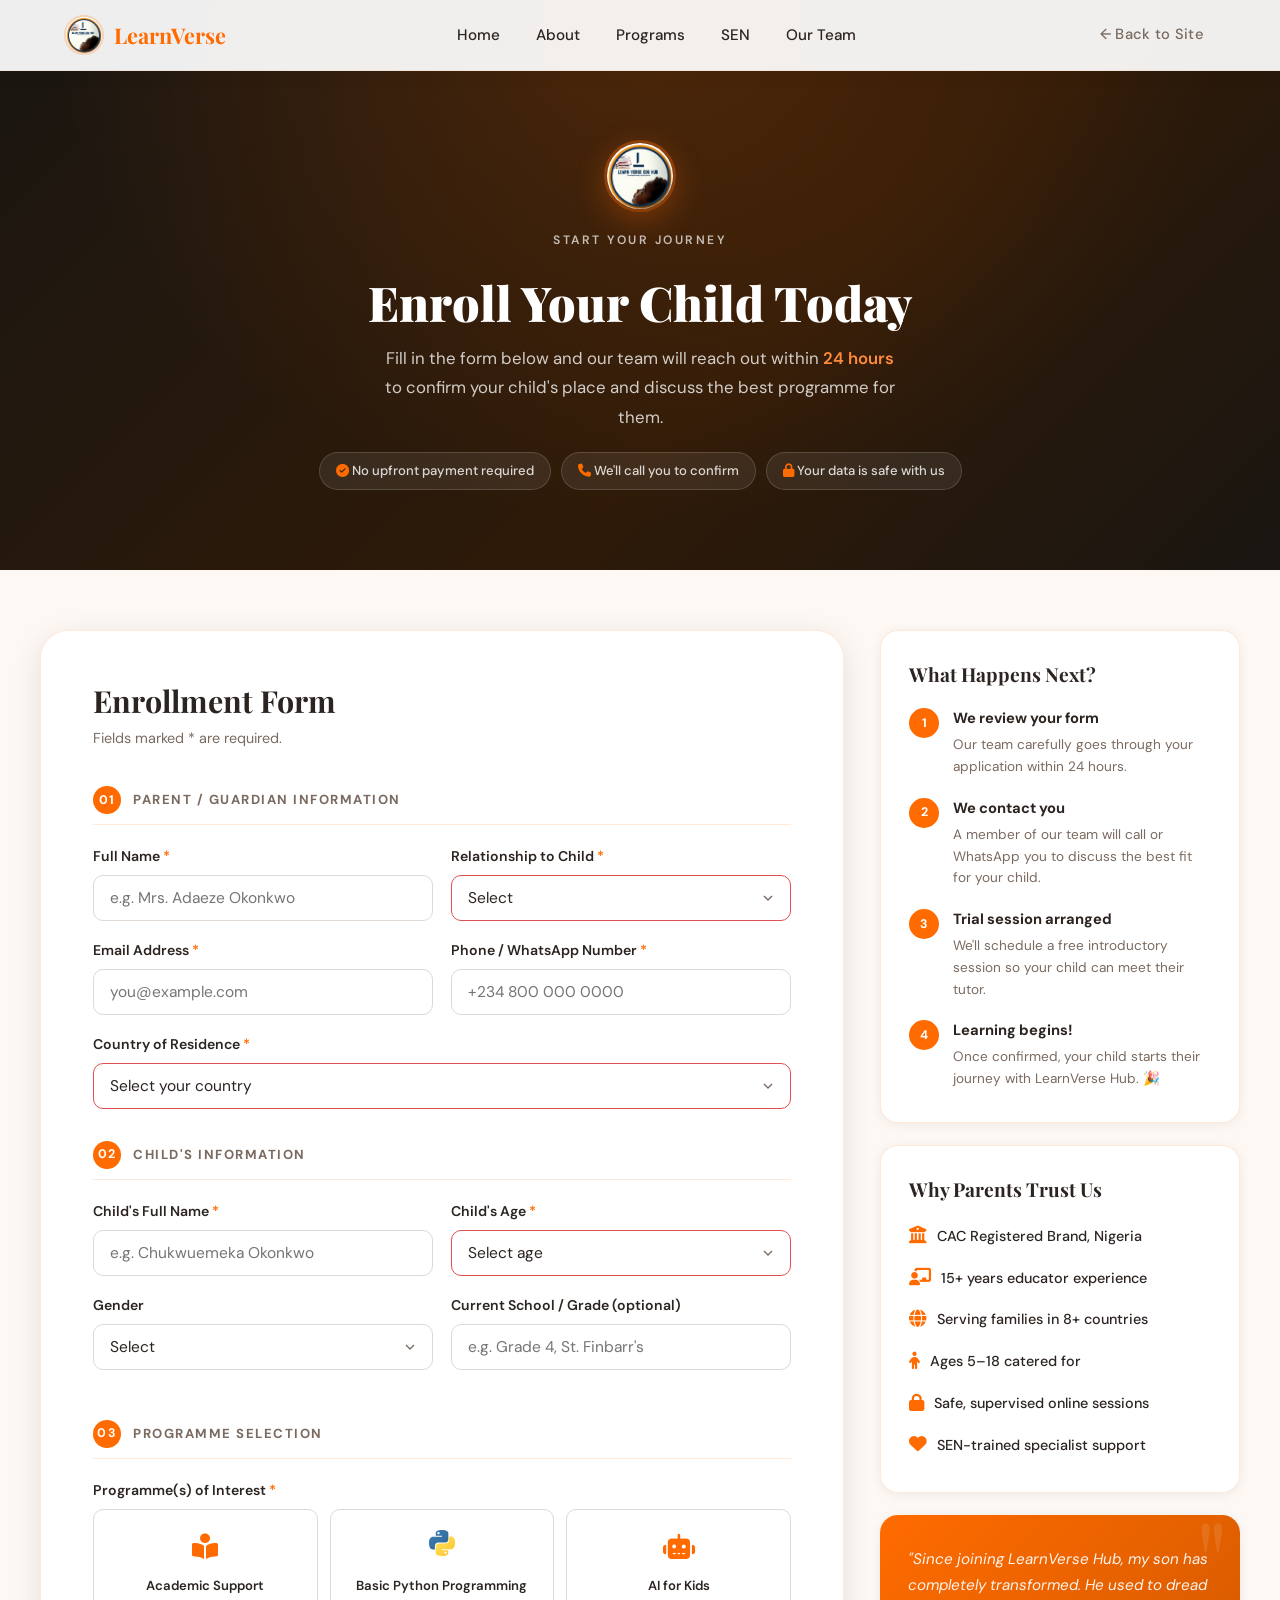
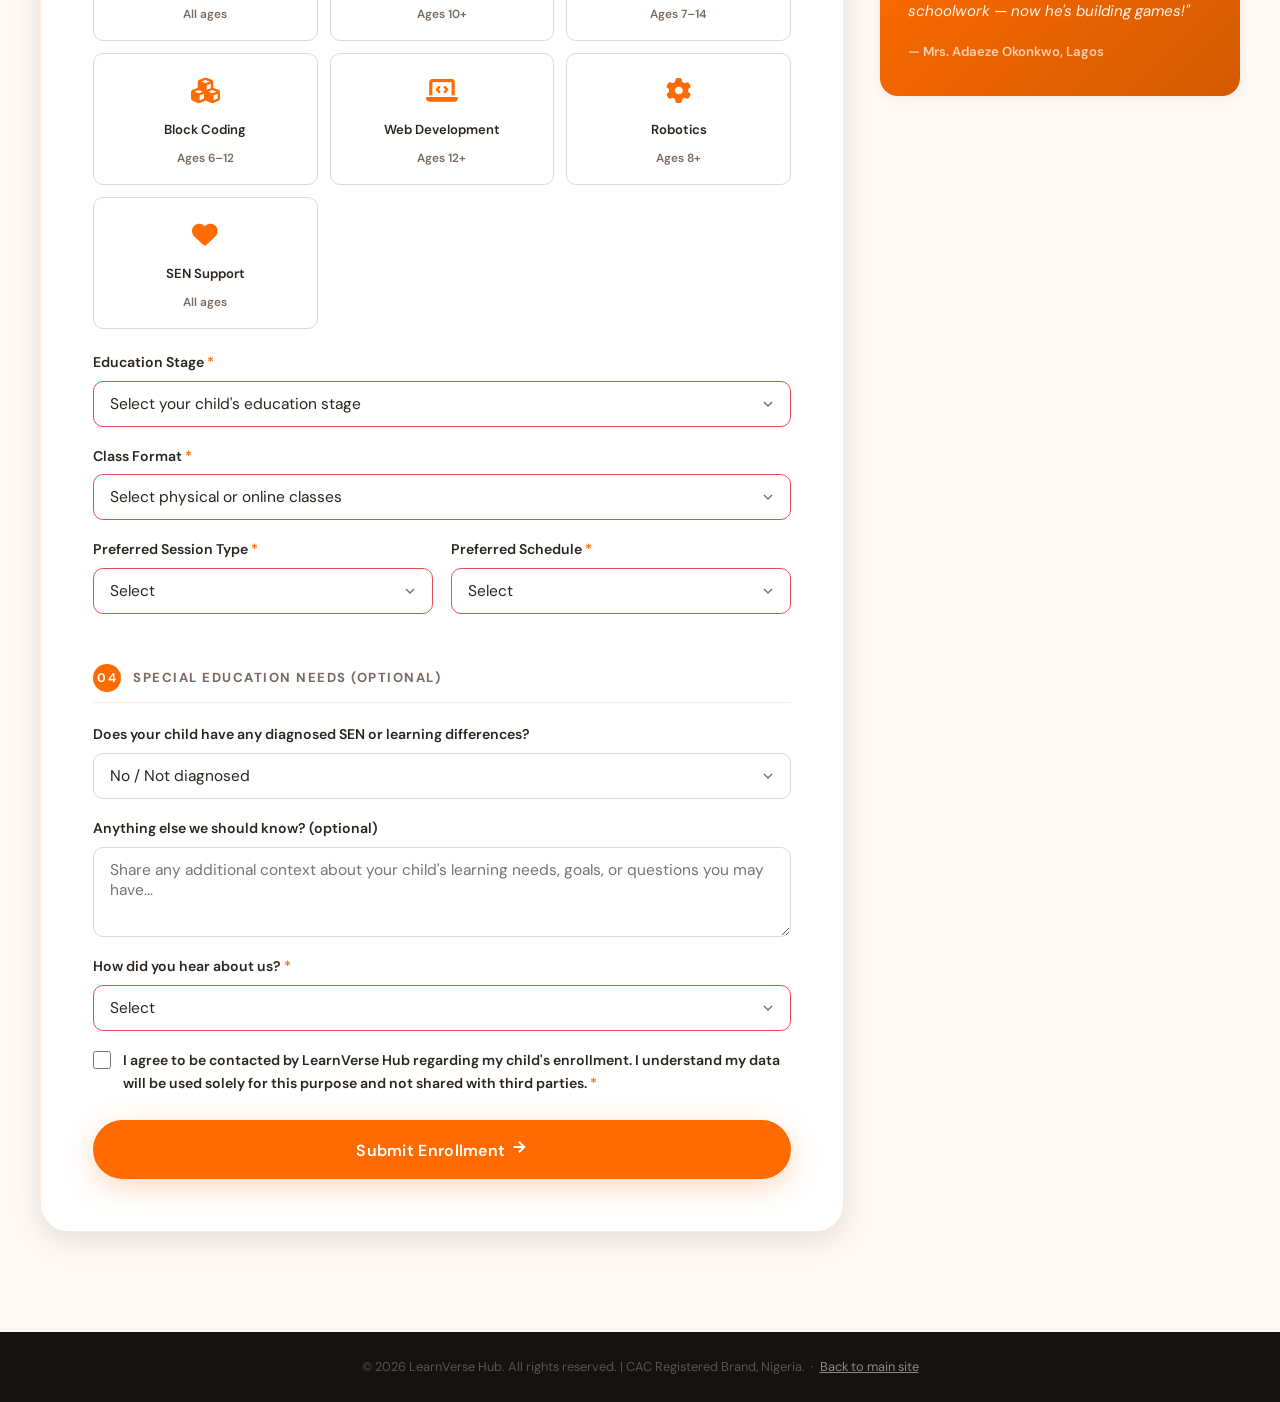
<file: enroll.html>
<!DOCTYPE html>
<html lang="en">
<head>
    <meta charset="UTF-8">
    <meta name="viewport" content="width=device-width, initial-scale=1.0">
    <title>Enroll Your Child — LearnVerse Hub</title>
    <meta name="description" content="Enroll your child in LearnVerse Hub's premium educational and coding programs. Fill in the form and our team will be in touch within 24 hours.">
    <link rel="icon" type="image/jpeg" href="logoImg.jpeg">
    <link rel="apple-touch-icon" href="logoImg.jpeg">
    <link href="https://fonts.googleapis.com/css2?family=Playfair+Display:ital,wght@0,700;0,900;1,700&family=DM+Sans:wght@300;400;500;600&display=swap" rel="stylesheet">
    <link rel="stylesheet" href="styles.css">
    <link rel="stylesheet" href="enroll.css">
    <link rel="stylesheet" href="https://cdnjs.cloudflare.com/ajax/libs/font-awesome/6.4.0/css/all.min.css">
</head>
<body class="enroll-page">

    <!-- Navbar -->
    <header class="navbar" id="navbar">
        <div class="nav-container">
            <a href="index.html" class="nav-logo">
                <img src="logoImg.jpeg" alt="LearnVerse Hub Logo">
                <span>LearnVerse</span>
            </a>
            <nav>
                <ul class="nav-links">
                    <li><a href="index.html#home">Home</a></li>
                    <li><a href="index.html#about-hub">About</a></li>
                    <li><a href="index.html#programs">Programs</a></li>
                    <li><a href="index.html#sen">SEN</a></li>
                    <li><a href="index.html#instructors">Our Team</a></li>
                </ul>
            </nav>
            <div class="nav-cta">
                <a href="index.html" class="btn btn-ghost-nav">← Back to Site</a>
            </div>
            <button class="hamburger" id="hamburger" aria-label="Open menu">
                <span></span><span></span><span></span>
            </button>
        </div>
        <div class="mobile-menu" id="mobileMenu">
            <ul>
                <li><a href="index.html#home" class="mob-link">Home</a></li>
                <li><a href="index.html#about-hub" class="mob-link">About</a></li>
                <li><a href="index.html#programs" class="mob-link">Programs</a></li>
                <li><a href="index.html#sen" class="mob-link">SEN</a></li>
                <li><a href="index.html#instructors" class="mob-link">Our Team</a></li>
                <li><a href="mailto:info@learnverse.com" class="mob-link" style="display:block; padding: 13px 24px;">Contact Us</a></li>
                <li><a href="index.html" class="mob-link mob-cta">← Back to Site</a></li>
            </ul>
        </div>
    </header>

    <!-- Page Hero -->
    <section class="enroll-hero">
        <div class="enroll-hero-bg"></div>
        <div class="enroll-hero-content">
            <img src="logoImg.jpeg" alt="LearnVerse Logo" class="enroll-hero-logo" loading="lazy">
            <span class="section-eyebrow" style="color:rgba(255,255,255,0.7)">Start Your Journey</span>
            <h1>Enroll Your Child Today</h1>
            <p>Fill in the form below and our team will reach out within <strong>24 hours</strong> to confirm your child's place and discuss the best programme for them.</p>
            <div class="enroll-hero-chips">
                <span><i class="fa-solid fa-circle-check" style="color: var(--primary);"></i> No upfront payment required</span>
                <span><i class="fa-solid fa-phone" style="color: var(--primary);"></i> We'll call you to confirm</span>
                <span><i class="fa-solid fa-lock" style="color: var(--primary);"></i> Your data is safe with us</span>
            </div>
        </div>
    </section>

    <!-- Enrollment Form -->
    <section class="enroll-form-section">
        <div class="enroll-layout">

            <!-- Left: Form -->
            <div class="enroll-form-wrap">
                <div class="enroll-form-card">
                    <h2>Enrollment Form</h2>
                    <p class="form-subhead">Fields marked <span class="req">*</span> are required.</p>

                    <form id="enrollForm" class="lv-form" novalidate>
                        <!-- Web3Forms key — replace with yours from web3forms.com -->
                        <input type="hidden" name="access_key" value="3c5d578e-ef88-436f-a607-98d0de54f32d">
                        <input type="hidden" name="subject" value="New Child Enrollment — Learn Verse Edu Hub">
                        <input type="hidden" name="from_name" value="Learn Verse Edu Hub Enrollment">
                        <input type="checkbox" name="botcheck" style="display:none;">

                        <!-- SECTION 1: Parent Info -->
                        <div class="form-section-label">
                            <span>01</span> Parent / Guardian Information
                        </div>

                        <div class="form-row">
                            <div class="form-group">
                                <label for="parent-name">Full Name <span class="req">*</span></label>
                                <input type="text" id="parent-name" name="parent_name" placeholder="e.g. Mrs. Adaeze Okonkwo" required>
                            </div>
                            <div class="form-group">
                                <label for="relationship">Relationship to Child <span class="req">*</span></label>
                                <select id="relationship" name="relationship" required>
                                    <option value="" disabled selected>Select</option>
                                    <option>Mother</option>
                                    <option>Father</option>
                                    <option>Guardian</option>
                                    <option>Other</option>
                                </select>
                            </div>
                        </div>

                        <div class="form-row">
                            <div class="form-group">
                                <label for="parent-email">Email Address <span class="req">*</span></label>
                                <input type="email" id="parent-email" name="parent_email" placeholder="you@example.com" required>
                            </div>
                            <div class="form-group">
                                <label for="parent-phone">Phone / WhatsApp Number <span class="req">*</span></label>
                                <input type="tel" id="parent-phone" name="parent_phone" placeholder="+234 800 000 0000" required>
                            </div>
                        </div>

                        <div class="form-group">
                            <label for="country">Country of Residence <span class="req">*</span></label>
                            <select id="country" name="country" required>
                                <option value="" disabled selected>Select your country</option>
                                <option>Nigeria</option>
                                <option>United Kingdom</option>
                                <option>United States</option>
                                <option>Canada</option>
                                <option>Australia</option>
                                <option>Germany</option>
                                <option>South Africa</option>
                                <option>Ghana</option>
                                <option>Other</option>
                            </select>
                        </div>

                        <!-- SECTION 2: Child Info -->
                        <div class="form-section-label">
                            <span>02</span> Child's Information
                        </div>

                        <div class="form-row">
                            <div class="form-group">
                                <label for="child-name">Child's Full Name <span class="req">*</span></label>
                                <input type="text" id="child-name" name="child_name" placeholder="e.g. Chukwuemeka Okonkwo" required>
                            </div>
                            <div class="form-group">
                                <label for="child-age">Child's Age <span class="req">*</span></label>
                                <select id="child-age" name="child_age" required>
                                    <option value="" disabled selected>Select age</option>
                                    <option>5</option><option>6</option><option>7</option>
                                    <option>8</option><option>9</option><option>10</option>
                                    <option>11</option><option>12</option><option>13</option>
                                    <option>14</option><option>15</option><option>16</option>
                                    <option>17</option><option>18+</option>
                                </select>
                            </div>
                        </div>

                        <div class="form-row">
                            <div class="form-group">
                                <label for="child-gender">Gender</label>
                                <select id="child-gender" name="child_gender">
                                    <option value="" disabled selected>Select</option>
                                    <option>Male</option>
                                    <option>Female</option>
                                    <option>Prefer not to say</option>
                                </select>
                            </div>
                            <div class="form-group">
                                <label for="child-school">Current School / Grade (optional)</label>
                                <input type="text" id="child-school" name="child_school" placeholder="e.g. Grade 4, St. Finbarr's">
                            </div>
                        </div>

                        <!-- SECTION 3: Programme -->
                        <div class="form-section-label">
                            <span>03</span> Programme Selection
                        </div>

                        <div class="form-group">
                            <label>Programme(s) of Interest <span class="req">*</span></label>
                            <div class="checkbox-grid">
                                <label class="checkbox-card">
                                    <input type="checkbox" name="program" value="General Academic Support">
                                    <div class="checkbox-card-inner">
                                        <span class="cb-icon"><i class="fa-solid fa-book-open-reader" style="color: var(--primary);"></i></span>
                                        <span class="cb-title">Academic Support</span>
                                        <span class="cb-age">All ages</span>
                                    </div>
                                </label>
                                <label class="checkbox-card">
                                    <input type="checkbox" name="program" value="Basic Python Programming">
                                    <div class="checkbox-card-inner">
                                        <span class="cb-icon"><img src="python-logo.svg" alt="Python Logo" style="width: 1em; height: 1em; display: inline-block;"></span>
                                        <span class="cb-title">Basic Python Programming</span>
                                        <span class="cb-age">Ages 10+</span>
                                    </div>
                                </label>
                                <label class="checkbox-card">
                                    <input type="checkbox" name="program" value="AI for Kids">
                                    <div class="checkbox-card-inner">
                                        <span class="cb-icon"><i class="fa-solid fa-robot" style="color: var(--primary);"></i></span>
                                        <span class="cb-title">AI for Kids</span>
                                        <span class="cb-age">Ages 7–14</span>
                                    </div>
                                </label>
                                <label class="checkbox-card">
                                    <input type="checkbox" name="program" value="Block Coding (Scratch, Kodular, MIT App)">
                                    <div class="checkbox-card-inner">
                                        <span class="cb-icon"><i class="fa-solid fa-cubes" style="color: var(--primary);"></i></span>
                                        <span class="cb-title">Block Coding</span>
                                        <span class="cb-age">Ages 6–12</span>
                                    </div>
                                </label>
                                <label class="checkbox-card">
                                    <input type="checkbox" name="program" value="Web Development">
                                    <div class="checkbox-card-inner">
                                        <span class="cb-icon"><i class="fa-solid fa-laptop-code" style="color: var(--primary);"></i></span>
                                        <span class="cb-title">Web Development</span>
                                        <span class="cb-age">Ages 12+</span>
                                    </div>
                                </label>
                                <label class="checkbox-card">
                                    <input type="checkbox" name="program" value="Robotics">
                                    <div class="checkbox-card-inner">
                                        <span class="cb-icon"><i class="fa-solid fa-gear" style="color: var(--primary);"></i></span>
                                        <span class="cb-title">Robotics</span>
                                        <span class="cb-age">Ages 8+</span>
                                    </div>
                                </label>
                                <label class="checkbox-card">
                                    <input type="checkbox" name="program" value="Special Education Needs (SEN)">
                                    <div class="checkbox-card-inner">
                                        <span class="cb-icon"><i class="fa-solid fa-heart" style="color: var(--primary);"></i></span>
                                        <span class="cb-title">SEN Support</span>
                                        <span class="cb-age">All ages</span>
                                    </div>
                                </label>
                            </div>
                        </div>

                        <div class="form-group">
                            <label for="edu-stage">Education Stage <span class="req">*</span></label>
                            <select id="edu-stage" name="education_stage" required>
                                <option value="" disabled selected>Select your child's education stage</option>
                                <option>EYFS (Early Years Foundation Stage — Ages 3–5)</option>
                                <option>Primary (Ages 5–11)</option>
                                <option>Secondary (Ages 11–18)</option>
                                <option>Adult Education (18+)</option>
                            </select>
                        </div>

                        <div class="form-group">
                            <label for="class-format">Class Format <span class="req">*</span></label>
                            <select id="class-format" name="class_format" required>
                                <option value="" disabled selected>Select physical or online classes</option>
                                <option>Online Classes</option>
                                <option>Physical Classes</option>
                            </select>
                        </div>

                        <div class="form-row">
                            <div class="form-group">
                                <label for="session-pref">Preferred Session Type <span class="req">*</span></label>
                                <select id="session-pref" name="session_type" required>
                                    <option value="" disabled selected>Select</option>
                                    <option>One-on-One (Private)</option>
                                    <option>Small Group (2–5 students)</option>
                                    <option>Either is fine</option>
                                </select>
                            </div>
                            <div class="form-group">
                                <label for="availability">Preferred Schedule <span class="req">*</span></label>
                                <select id="availability" name="availability" required>
                                    <option value="" disabled selected>Select</option>
                                    <option>Weekday Mornings</option>
                                    <option>Weekday Afternoons</option>
                                    <option>Weekday Evenings</option>
                                    <option>Weekends Only</option>
                                    <option>Flexible / Any time</option>
                                </select>
                            </div>
                        </div>

                        <!-- SECTION 4: SEN -->
                        <div class="form-section-label">
                            <span>04</span> Special Education Needs (Optional)
                        </div>

                        <div class="form-group">
                            <label for="sen-needs">Does your child have any diagnosed SEN or learning differences?</label>
                            <select id="sen-needs" name="sen_status">
                                <option value="" selected>No / Not diagnosed</option>
                                <option>Yes — Autism Spectrum (ASD)</option>
                                <option>Yes — ADHD</option>
                                <option>Yes — Dyslexia</option>
                                <option>Yes — Speech / Language Delay</option>
                                <option>Yes — Developmental Delay</option>
                                <option>Yes — Other (please specify below)</option>
                                <option>Suspected but not yet diagnosed</option>
                            </select>
                        </div>

                        <div class="form-group">
                            <label for="extra-notes">Anything else we should know? (optional)</label>
                            <textarea id="extra-notes" name="extra_notes" rows="3" placeholder="Share any additional context about your child's learning needs, goals, or questions you may have..."></textarea>
                        </div>

                        <!-- SECTION 5: How did you hear -->
                        <div class="form-group">
                            <label for="referral">How did you hear about us? <span class="req">*</span></label>
                            <select id="referral" name="referral_source" required>
                                <option value="" disabled selected>Select</option>
                                <option>Word of Mouth / Friend</option>
                                <option>Social Media (Instagram)</option>
                                <option>Social Media (Facebook)</option>
                                <option>Social Media (WhatsApp)</option>
                                <option>Google / Online Search</option>
                                <option>A Tutor Referred Me</option>
                                <option>Other</option>
                            </select>
                        </div>

                        <!-- Consent -->
                        <div class="form-group consent-group">
                            <label class="consent-label">
                                <input type="checkbox" name="consent" id="consent" required>
                                <span>I agree to be contacted by LearnVerse Hub regarding my child's enrollment. I understand my data will be used solely for this purpose and not shared with third parties. <span class="req">*</span></span>
                            </label>
                        </div>

                        <button type="submit" class="btn btn-primary btn-full btn-enroll" id="enrollSubmitBtn">
                            <span class="btn-label">
                                Submit Enrollment
                                <svg width="18" height="18" viewBox="0 0 24 24" fill="none" stroke="currentColor" stroke-width="2.5"><path d="M5 12h14M12 5l7 7-7 7"/></svg>
                            </span>
                            <span class="btn-spinner" style="display:none">
                                <svg width="18" height="18" viewBox="0 0 24 24" fill="none" stroke="currentColor" stroke-width="2.5" class="spin-icon"><path d="M12 2v4M12 18v4M4.93 4.93l2.83 2.83M16.24 16.24l2.83 2.83M2 12h4M18 12h4M4.93 19.07l2.83-2.83M16.24 7.76l2.83-2.83"/></svg>
                                Submitting...
                            </span>
                        </button>

                        <div class="form-success" id="enrollSuccess" style="display:none">
                            <span><i class="fa-solid fa-circle-check" style="color: var(--primary);"></i></span>
                            <div>
                                <strong>Enrollment Received!</strong>
                                <p>Thank you! Our team will review your application and contact you within 24 hours to confirm your child's place.</p>
                            </div>
                        </div>
                        <div class="form-error" id="enrollError" style="display:none">
                            <span><i class="fa-solid fa-triangle-exclamation" style="color: #f44336;"></i></span>
                            <p>Something went wrong. Please try again or contact us directly via WhatsApp.</p>
                        </div>
                    </form>
                </div>
            </div>

            <!-- Right: Sidebar -->
            <aside class="enroll-sidebar">

                <div class="sidebar-card sidebar-why">
                    <h3>What Happens Next?</h3>
                    <ol class="next-steps">
                        <li>
                            <div class="step-num">1</div>
                            <div>
                                <strong>We review your form</strong>
                                <p>Our team carefully goes through your application within 24 hours.</p>
                            </div>
                        </li>
                        <li>
                            <div class="step-num">2</div>
                            <div>
                                <strong>We contact you</strong>
                                <p>A member of our team will call or WhatsApp you to discuss the best fit for your child.</p>
                            </div>
                        </li>
                        <li>
                            <div class="step-num">3</div>
                            <div>
                                <strong>Trial session arranged</strong>
                                <p>We'll schedule a free introductory session so your child can meet their tutor.</p>
                            </div>
                        </li>
                        <li>
                            <div class="step-num">4</div>
                            <div>
                                <strong>Learning begins!</strong>
                                <p>Once confirmed, your child starts their journey with LearnVerse Hub. 🎉</p>
                            </div>
                        </li>
                    </ol>
                </div>

                <div class="sidebar-card sidebar-trust">
                    <h3>Why Parents Trust Us</h3>
                    <ul class="trust-list">
                        <li><span><i class="fa-solid fa-building-columns" style="color: var(--primary);"></i></span> CAC Registered Brand, Nigeria</li>
                        <li><span><i class="fa-solid fa-chalkboard-user" style="color: var(--primary);"></i></span> 15+ years educator experience</li>
                        <li><span><i class="fa-solid fa-globe" style="color: var(--primary);"></i></span> Serving families in 8+ countries</li>
                        <li><span><i class="fa-solid fa-child" style="color: var(--primary);"></i></span> Ages 5–18 catered for</li>
                        <li><span><i class="fa-solid fa-lock" style="color: var(--primary);"></i></span> Safe, supervised online sessions</li>
                        <li><span><i class="fa-solid fa-heart" style="color: var(--primary);"></i></span> SEN-trained specialist support</li>
                    </ul>
                </div>

                <div class="sidebar-card sidebar-quote">
                    <p>"Since joining LearnVerse Hub, my son has completely transformed. He used to dread schoolwork — now he's building games!"</p>
                    <strong>— Mrs. Adaeze Okonkwo, Lagos</strong>
                </div>

            </aside>
        </div>
    </section>

    <!-- Footer -->
    <footer class="footer">
        <div class="footer-bottom" style="padding:24px;">
            <p>&copy; 2026 LearnVerse Hub. All rights reserved. | CAC Registered Brand, Nigeria. &nbsp;·&nbsp; <a href="index.html" style="color:rgba(255,255,255,0.5);text-decoration:underline;">Back to main site</a></p>
        </div>
    </footer>

    <script src="enroll.js"></script>
</body>
</html>
</file>
<file: styles.css>
/* ============================================
   BASE VARIABLES & RESET
   ============================================ */
:root {
    --primary: #ff6b00;
    --primary-dark: #d45a00;
    --primary-light: #ff8c3a;
    --primary-glow: rgba(255, 107, 0, 0.12);
    --dark: #1a1612;
    --white: #ffffff;
    --off-white: #fdf8f4;
    --text-main: #2c2420;
    --text-muted: #7a6a60;
    --border: rgba(255, 107, 0, 0.15);
    --shadow-sm: 0 2px 12px rgba(0,0,0,0.06);
    --shadow-md: 0 8px 30px rgba(0,0,0,0.10);
    --shadow-lg: 0 20px 60px rgba(0,0,0,0.12);
    --shadow-orange: 0 8px 30px rgba(255, 107, 0, 0.25);
    --radius-sm: 10px;
    --radius-md: 18px;
    --radius-lg: 28px;
    --transition: 0.3s cubic-bezier(0.25, 0.8, 0.25, 1);
    --transition-slow: 0.6s cubic-bezier(0.25, 0.8, 0.25, 1);
}

*, *::before, *::after { margin: 0; padding: 0; box-sizing: border-box; }
html { scroll-behavior: smooth; }

body {
    font-family: 'DM Sans', sans-serif;
    color: var(--text-main);
    background-color: var(--white);
    overflow-x: hidden;
    line-height: 1.7;
}

h1, h2, h3, h4 { line-height: 1.2; font-weight: 700; }
a { text-decoration: none; color: inherit; }
img { max-width: 100%; display: block; }

/* ============================================
   LOADING SCREEN
   ============================================ */
.loader-container {
    position: fixed;
    inset: 0;
    background: var(--off-white);
    display: flex;
    justify-content: center;
    align-items: center;
    z-index: 9999;
    transition: opacity 0.6s ease, visibility 0.6s ease;
}
.loader-container.hidden { opacity: 0; visibility: hidden; }

.loader-content {
    text-align: center;
    display: flex;
    flex-direction: column;
    align-items: center;
    gap: 18px;
}

.loader-logo-wrap {
    position: relative;
    width: 100px;
    height: 100px;
    display: flex;
    align-items: center;
    justify-content: center;
}

.loader-logo {
    width: 78px;
    height: 78px;
    border-radius: 50%;
    object-fit: cover;
    box-shadow: var(--shadow-orange);
    animation: floatLogo 2s ease-in-out infinite alternate;
}

.loader-ring {
    position: absolute;
    inset: 0;
    border-radius: 50%;
    border: 3px solid rgba(255, 107, 0, 0.15);
    border-top-color: var(--primary);
    animation: spin 1.2s linear infinite;
}

.loader-text {
    font-family: 'Playfair Display', serif;
    font-size: 1.3rem;
    font-weight: 700;
    color: var(--primary);
}

.loader-bar {
    width: 160px;
    height: 3px;
    background: rgba(255, 107, 0, 0.15);
    border-radius: 99px;
    overflow: hidden;
}

.loader-bar-fill {
    height: 100%;
    width: 0%;
    background: var(--primary);
    border-radius: 99px;
    animation: loadBar 2.8s ease forwards;
}

@keyframes spin { to { transform: rotate(360deg); } }
@keyframes floatLogo {
    from { transform: translateY(0); }
    to { transform: translateY(-10px); }
}
@keyframes loadBar {
    0% { width: 0%; }
    60% { width: 70%; }
    100% { width: 100%; }
}
@keyframes pulse {
    0% { box-shadow: 0 0 0 0 rgba(255, 107, 0, 0.6); }
    70% { box-shadow: 0 0 0 16px rgba(255, 107, 0, 0); }
    100% { box-shadow: 0 0 0 0 rgba(255, 107, 0, 0); }
}
@keyframes fadeInUp {
    from { opacity: 0; transform: translateY(24px); }
    to { opacity: 1; transform: translateY(0); }
}
@keyframes scrollBob {
    0%, 100% { transform: scaleY(1); opacity: 0.5; }
    50% { transform: scaleY(1.3); opacity: 1; }
}

/* ============================================
   NAVIGATION
   ============================================ */
.navbar {
    position: fixed;
    top: 0; left: 0;
    width: 100%;
    background: rgba(255, 255, 255, 0.93);
    backdrop-filter: blur(14px);
    -webkit-backdrop-filter: blur(14px);
    z-index: 1000;
    border-bottom: 1px solid rgba(255, 107, 0, 0.08);
    box-shadow: 0 2px 20px rgba(0,0,0,0.05);
    transition: var(--transition);
}
.navbar.scrolled { box-shadow: 0 4px 24px rgba(0,0,0,0.10); }

.nav-container {
    max-width: 1200px;
    margin: 0 auto;
    padding: 0 24px;
    height: 70px;
    display: flex;
    justify-content: space-between;
    align-items: center;
}

.nav-logo {
    display: flex;
    align-items: center;
    gap: 10px;
    font-family: 'Playfair Display', serif;
    font-size: 1.35rem;
    font-weight: 700;
    color: var(--primary);
    transition: var(--transition);
}
.nav-logo:hover { opacity: 0.85; }
.nav-logo img {
    height: 40px; width: 40px;
    border-radius: 50%;
    object-fit: cover;
    border: 2px solid rgba(255, 107, 0, 0.2);
}

.nav-links {
    list-style: none;
    display: flex;
    gap: 36px;
}
.nav-links a {
    font-size: 0.95rem;
    font-weight: 500;
    color: var(--text-main);
    position: relative;
    padding-bottom: 4px;
    transition: color var(--transition);
}
.nav-links a::after {
    content: '';
    position: absolute;
    bottom: 0; left: 0;
    width: 0; height: 2px;
    background: var(--primary);
    border-radius: 99px;
    transition: width var(--transition);
}
.nav-links a:hover { color: var(--primary); }
.nav-links a:hover::after { width: 100%; }

.hamburger {
    display: none;
    flex-direction: column;
    gap: 5px;
    background: none;
    border: none;
    cursor: pointer;
    padding: 4px;
}
.hamburger span {
    display: block;
    width: 24px; height: 2px;
    background: var(--text-main);
    border-radius: 99px;
    transition: var(--transition);
}
.hamburger.active span:nth-child(1) { transform: translateY(7px) rotate(45deg); }
.hamburger.active span:nth-child(2) { opacity: 0; }
.hamburger.active span:nth-child(3) { transform: translateY(-7px) rotate(-45deg); }

.mobile-menu {
    display: none;
    background: var(--white);
    border-top: 1px solid var(--border);
    max-height: 0;
    overflow: hidden;
    transition: max-height 0.4s ease, padding 0.3s ease;
}
.mobile-menu.open { max-height: 320px; padding: 10px 0; }
.mobile-menu ul { list-style: none; }
.mobile-menu ul li a {
    display: block;
    padding: 13px 24px;
    font-weight: 500;
    color: var(--text-main);
    transition: color var(--transition), background var(--transition);
}
.mobile-menu ul li a:hover { color: var(--primary); background: var(--primary-glow); }
.mob-cta { color: var(--primary) !important; font-weight: 600 !important; }

/* ============================================
   BUTTONS
   ============================================ */
.btn {
    display: inline-flex;
    align-items: center;
    gap: 8px;
    padding: 14px 28px;
    border-radius: 50px;
    font-family: 'DM Sans', sans-serif;
    font-weight: 600;
    font-size: 0.9rem;
    letter-spacing: 0.3px;
    cursor: pointer;
    transition: all var(--transition);
    border: 2px solid transparent;
    white-space: nowrap;
}

.btn-primary {
    background: var(--primary);
    color: var(--white);
    border-color: var(--primary);
    box-shadow: var(--shadow-orange);
}
.btn-primary:hover {
    background: var(--primary-dark);
    border-color: var(--primary-dark);
    transform: translateY(-2px);
    box-shadow: 0 12px 30px rgba(255, 107, 0, 0.35);
}

.btn-secondary {
    background: rgba(255,255,255,0.12);
    color: var(--white);
    border-color: rgba(255,255,255,0.55);
    backdrop-filter: blur(6px);
}
.btn-secondary:hover {
    background: var(--white);
    color: var(--primary);
    border-color: var(--white);
    transform: translateY(-2px);
}

.btn-outline {
    background: transparent;
    color: var(--primary);
    border-color: var(--primary);
}
.btn-outline:hover {
    background: var(--primary);
    color: var(--white);
}

.btn-outline-light {
    background: transparent;
    color: rgba(255,255,255,0.8);
    border-color: rgba(255,255,255,0.3);
}
.btn-outline-light:hover {
    background: rgba(255,255,255,0.1);
    color: var(--white);
    border-color: rgba(255,255,255,0.55);
}

.pulse-anim { animation: pulse 2.2s infinite; }

/* ============================================
   HERO SECTION
   ============================================ */
.hero-section {
    position: relative;
    height: 100vh;
    min-height: 620px;
    display: flex;
    align-items: center;
    overflow: hidden;
}

.slider { position: absolute; inset: 0; z-index: 1; }

.slide {
    position: absolute;
    inset: 0;
    background-size: cover;
    background-position: center;
    opacity: 0;
    transform: scale(1.06);
    transition: opacity 1.5s ease-in-out, transform 5s ease-out;
}
.slide.active { opacity: 1; transform: scale(1); }

.hero-overlay {
    position: absolute;
    inset: 0;
    background: linear-gradient(
        110deg,
        rgba(15, 10, 5, 0.84) 0%,
        rgba(15, 10, 5, 0.55) 55%,
        rgba(15, 10, 5, 0.22) 100%
    );
    z-index: 2;
}

.hero-content {
    position: relative;
    z-index: 3;
    max-width: 720px;
    color: var(--white);
    padding: 0 5% 0 6%;
    animation: fadeInUp 0.9s ease 0.5s both;
}

.hero-badge {
    display: inline-block;
    background: rgba(255, 107, 0, 0.18);
    border: 1px solid rgba(255, 107, 0, 0.38);
    color: #ffb07a;
    font-size: 0.83rem;
    font-weight: 600;
    padding: 8px 18px;
    border-radius: 50px;
    margin-bottom: 24px;
    letter-spacing: 0.3px;
    backdrop-filter: blur(6px);
}

.hero-title {
    font-family: 'Playfair Display', serif;
    font-size: clamp(2.6rem, 6vw, 4rem);
    font-weight: 900;
    line-height: 1.12;
    margin-bottom: 22px;
    text-shadow: 0 2px 20px rgba(0,0,0,0.4);
}
.hero-title em { font-style: italic; color: var(--primary-light); }

.hero-subtitle {
    font-size: 1.08rem;
    font-weight: 300;
    line-height: 1.78;
    margin-bottom: 38px;
    color: rgba(255,255,255,0.83);
    max-width: 540px;
}

.hero-buttons {
    display: flex;
    gap: 16px;
    flex-wrap: wrap;
    margin-bottom: 48px;
}

.hero-stats {
    display: flex;
    align-items: center;
    gap: 28px;
    flex-wrap: wrap;
}
.stat { text-align: left; }
.stat strong {
    display: block;
    font-family: 'Playfair Display', serif;
    font-size: 1.55rem;
    font-weight: 700;
    color: var(--primary-light);
    line-height: 1;
}
.stat span {
    font-size: 0.76rem;
    color: rgba(255,255,255,0.55);
    font-weight: 500;
    text-transform: uppercase;
    letter-spacing: 0.7px;
    margin-top: 3px;
    display: block;
}
.stat-divider {
    width: 1px;
    height: 34px;
    background: rgba(255,255,255,0.18);
}

.slider-dots {
    position: absolute;
    bottom: 30px;
    left: 50%;
    transform: translateX(-50%);
    z-index: 4;
    display: flex;
    gap: 8px;
}
.slider-dot {
    width: 8px; height: 8px;
    border-radius: 50%;
    background: rgba(255,255,255,0.35);
    border: none;
    cursor: pointer;
    transition: background var(--transition), transform var(--transition);
    padding: 0;
}
.slider-dot.active {
    background: var(--primary);
    transform: scale(1.35);
}

.hero-scroll-hint {
    position: absolute;
    bottom: 34px;
    right: 6%;
    z-index: 4;
    display: flex;
    flex-direction: column;
    align-items: center;
    gap: 8px;
    color: rgba(255,255,255,0.4);
    font-size: 0.7rem;
    letter-spacing: 1.5px;
    text-transform: uppercase;
    font-weight: 500;
}
.scroll-line {
    width: 1px;
    height: 40px;
    background: linear-gradient(to bottom, rgba(255,255,255,0.4), transparent);
    animation: scrollBob 2s ease-in-out infinite;
}

/* ============================================
   SHARED SECTION STYLES
   ============================================ */
.container {
    max-width: 1200px;
    margin: 0 auto;
    padding: 100px 24px;
}

.section-header { margin-bottom: 56px; }
.text-center { text-align: center; }
.text-center .section-title::after {
    left: 50%;
    transform: translateX(-50%);
}

.section-eyebrow {
    display: inline-block;
    font-size: 0.76rem;
    font-weight: 600;
    text-transform: uppercase;
    letter-spacing: 2.5px;
    color: var(--primary);
    margin-bottom: 10px;
}

.section-title {
    font-family: 'Playfair Display', serif;
    font-size: clamp(1.8rem, 4vw, 2.7rem);
    color: var(--text-main);
    margin-bottom: 14px;
    position: relative;
    display: inline-block;
}
.section-title::after {
    content: '';
    position: absolute;
    bottom: -10px; left: 0;
    width: 44px; height: 3px;
    background: var(--primary);
    border-radius: 99px;
}

.section-subtitle {
    font-size: 1.02rem;
    color: var(--text-muted);
    margin-top: 16px;
    max-width: 500px;
    margin-left: auto;
    margin-right: auto;
}

/* ============================================
   HUB / ABOUT SECTION
   ============================================ */
.hub-info-section {
    background: var(--off-white);
    position: relative;
    overflow: hidden;
}
.hub-info-section::before {
    content: '';
    position: absolute;
    top: -100px; right: -100px;
    width: 400px; height: 400px;
    background: radial-gradient(circle, rgba(255,107,0,0.05) 0%, transparent 70%);
    pointer-events: none;
}

.about-intro {
    max-width: 860px;
    margin: 0 auto 56px;
    background: var(--white);
    border-radius: var(--radius-lg);
    padding: 48px 54px;
    box-shadow: var(--shadow-md);
    border: 1px solid var(--border);
    position: relative;
}
.about-intro::before {
    content: '"';
    position: absolute;
    top: -18px; left: 40px;
    font-family: 'Playfair Display', serif;
    font-size: 6rem;
    color: var(--primary);
    opacity: 0.1;
    line-height: 1;
}
.about-intro p {
    font-size: 1.1rem;
    color: var(--text-muted);
    margin-bottom: 16px;
    line-height: 1.85;
}
.about-intro p:last-child { margin-bottom: 0; }
.about-intro strong { color: var(--text-main); font-weight: 600; }

.mission-vision-grid {
    display: grid;
    grid-template-columns: 1fr 1fr;
    gap: 26px;
    margin-bottom: 80px;
}

.mv-card {
    background: var(--white);
    border-radius: var(--radius-md);
    padding: 42px 38px;
    border: 1px solid var(--border);
    box-shadow: var(--shadow-sm);
    transition: transform var(--transition), box-shadow var(--transition);
    position: relative;
    overflow: hidden;
}
.mv-card::after {
    content: '';
    position: absolute;
    bottom: 0; left: 0; right: 0;
    height: 3px;
    background: linear-gradient(90deg, var(--primary), var(--primary-light));
    transform: scaleX(0);
    transform-origin: left;
    transition: transform var(--transition-slow);
}
.mv-card:hover { transform: translateY(-6px); box-shadow: var(--shadow-lg); }
.mv-card:hover::after { transform: scaleX(1); }

.mv-icon { font-size: 2.2rem; margin-bottom: 18px; }

.card-title {
    font-family: 'Playfair Display', serif;
    font-size: 1.45rem;
    color: var(--text-main);
    margin-bottom: 12px;
    font-weight: 700;
}
.mv-card p {
    font-size: 1rem;
    color: var(--text-muted);
    line-height: 1.8;
}

.why-choose-us { padding-top: 10px; }

.features-grid {
    display: grid;
    grid-template-columns: repeat(2, 1fr);
    gap: 22px;
}

.feature-card {
    background: var(--white);
    border-radius: var(--radius-md);
    padding: 34px 30px;
    border: 1px solid var(--border);
    box-shadow: var(--shadow-sm);
    transition: transform var(--transition), box-shadow var(--transition), border-color var(--transition);
}
.feature-card:hover {
    transform: translateY(-5px);
    box-shadow: var(--shadow-md);
    border-color: rgba(255, 107, 0, 0.28);
}

.feature-icon {
    font-size: 1.9rem;
    margin-bottom: 14px;
    width: 54px; height: 54px;
    background: var(--primary-glow);
    border-radius: var(--radius-sm);
    display: flex;
    align-items: center;
    justify-content: center;
}
.feature-card h4 {
    font-size: 1.08rem;
    color: var(--text-main);
    margin-bottom: 10px;
    font-weight: 600;
}
.feature-card p {
    font-size: 0.95rem;
    color: var(--text-muted);
    line-height: 1.75;
}

/* ============================================
   FOUNDER SECTION
   ============================================ */
.about-section { background: var(--white); }
.about-section .container {
    display: grid;
    grid-template-columns: 1fr 1fr;
    gap: 80px;
    align-items: center;
}

.image-wrapper {
    position: relative;
    border-radius: var(--radius-lg);
    overflow: visible;
}
.image-wrapper img {
    width: 100%;
    height: auto;
    border-radius: var(--radius-lg);
    box-shadow: var(--shadow-lg);
    display: block;
    transition: transform 0.8s ease;
    position: relative;
    z-index: 1;
}
.image-wrapper:hover img { transform: scale(1.02); }

.img-accent-dot {
    position: absolute;
    width: 110px; height: 110px;
    border-radius: 50%;
    background: var(--primary-glow);
    border: 2px solid rgba(255, 107, 0, 0.18);
    z-index: 0;
}
.img-accent-dot.top-left { top: -18px; left: -18px; }
.img-accent-dot.bottom-right { bottom: -18px; right: -18px; }

.section-text {
    display: flex;
    flex-direction: column;
}
.section-text .section-eyebrow { margin-bottom: 8px; }
.section-text .section-title { margin-bottom: 28px; }

.founder-name {
    font-family: 'Playfair Display', serif;
    font-size: 1.65rem;
    color: var(--primary);
    margin-bottom: 20px;
    font-weight: 700;
}
.section-text p {
    font-size: 1rem;
    color: var(--text-muted);
    margin-bottom: 14px;
    line-height: 1.8;
}
.section-text p strong { color: var(--text-main); }

.education-bg {
    margin-top: 26px;
    padding: 26px 30px;
    background: var(--off-white);
    border-radius: var(--radius-md);
    border-left: 4px solid var(--primary);
    box-shadow: var(--shadow-sm);
    transition: transform var(--transition);
}
.education-bg:hover { transform: translateX(4px); }

.education-bg h4 {
    font-size: 0.9rem;
    color: var(--primary-dark);
    margin-bottom: 14px;
    display: flex;
    align-items: center;
    gap: 8px;
    font-weight: 600;
    text-transform: uppercase;
    letter-spacing: 0.5px;
}
.education-bg ul { list-style: none; }
.education-bg ul li {
    font-size: 0.97rem;
    color: var(--text-main);
    margin-bottom: 11px;
    padding-left: 30px;
    position: relative;
    font-weight: 500;
    transition: color var(--transition);
}
.education-bg ul li:hover { color: var(--primary); }
.education-bg ul li::before {
    content: '✓';
    position: absolute;
    left: 0;
    top: 50%;
    transform: translateY(-50%);
    width: 20px; height: 20px;
    background: var(--primary);
    color: var(--white);
    display: flex;
    justify-content: center;
    align-items: center;
    border-radius: 50%;
    font-size: 0.7rem;
    font-weight: bold;
}

/* ============================================
   INSTRUCTOR SECTION
   ============================================ */
.instructor-section { background: var(--off-white); }

.instructor-card {
    background: var(--white);
    border-radius: var(--radius-lg);
    overflow: hidden;
    box-shadow: var(--shadow-md);
    display: grid;
    grid-template-columns: 420px 1fr;
    border: 1px solid var(--border);
    transition: transform var(--transition-slow), box-shadow var(--transition-slow);
}
.instructor-card:hover {
    transform: translateY(-8px);
    box-shadow: 0 28px 70px rgba(255, 107, 0, 0.12);
}

.instructor-image {
    position: relative;
    overflow: hidden;
    min-height: 480px;
}
.instructor-image img {
    width: 100%;
    height: 100%;
    object-fit: cover;
    object-position: center 15%;
    transition: transform 0.6s ease;
}
.instructor-card:hover .instructor-image img { transform: scale(1.05); }

.instructor-image-overlay {
    position: absolute;
    bottom: 0; left: 0; right: 0;
    padding: 20px;
    background: linear-gradient(to top, rgba(0,0,0,0.65), transparent);
    display: flex;
    align-items: flex-end;
}
.instructor-badge {
    background: var(--primary);
    color: var(--white);
    font-size: 0.76rem;
    font-weight: 600;
    padding: 6px 14px;
    border-radius: 50px;
    letter-spacing: 0.2px;
}

.instructor-info {
    padding: 52px 48px;
    display: flex;
    flex-direction: column;
    justify-content: center;
}
.instructor-info h3 {
    font-family: 'Playfair Display', serif;
    font-size: 1.95rem;
    color: var(--text-main);
    margin-bottom: 6px;
    font-weight: 700;
}
.instructor-role {
    color: var(--primary);
    font-weight: 600;
    font-size: 0.93rem;
    margin-bottom: 22px;
    display: block;
}
.instructor-info p {
    color: var(--text-muted);
    font-size: 0.98rem;
    margin-bottom: 12px;
    line-height: 1.78;
}
.instructor-info p strong { color: var(--text-main); }

.fancy-list-container {
    margin-top: 26px;
    padding: 22px 26px;
    background: var(--off-white);
    border-radius: var(--radius-md);
    border-left: 4px solid var(--primary);
    box-shadow: var(--shadow-sm);
}
.fancy-list-container h4 {
    font-size: 0.88rem;
    color: var(--primary-dark);
    margin-bottom: 13px;
    display: flex;
    align-items: center;
    gap: 8px;
    font-weight: 600;
    text-transform: uppercase;
    letter-spacing: 0.5px;
}

.fancy-list { list-style: none; }
.fancy-list li {
    font-size: 0.95rem;
    color: var(--text-main);
    margin-bottom: 10px;
    padding-left: 28px;
    position: relative;
    font-weight: 500;
    transition: color var(--transition);
}
.fancy-list li:hover { color: var(--primary); }
.fancy-list li::before {
    content: '✓';
    position: absolute;
    left: 0;
    top: 50%;
    transform: translateY(-50%);
    width: 18px; height: 18px;
    background: var(--primary);
    color: var(--white);
    display: flex;
    justify-content: center;
    align-items: center;
    border-radius: 50%;
    font-size: 0.62rem;
    font-weight: bold;
}

/* ============================================
   FOOTER
   ============================================ */
.footer { background: var(--dark); color: var(--white); }

.footer-top {
    padding: 70px 0 58px;
    border-bottom: 1px solid rgba(255,255,255,0.07);
}

.footer-inner {
    max-width: 1200px;
    margin: 0 auto;
    padding: 0 24px;
    display: grid;
    grid-template-columns: 1.6fr 1fr 1.3fr;
    gap: 56px;
    align-items: start;
}

.footer-brand {
    display: flex;
    flex-direction: column;
    gap: 12px;
}
.footer-logo {
    width: 54px; height: 54px;
    border-radius: 50%;
    object-fit: cover;
    border: 2px solid rgba(255, 107, 0, 0.3);
}
.footer-name {
    font-family: 'Playfair Display', serif;
    font-size: 1.25rem;
    font-weight: 700;
    color: var(--white);
}
.footer-tagline {
    font-size: 0.9rem;
    color: rgba(255,255,255,0.4);
    line-height: 1.6;
    max-width: 220px;
}

.footer-links-col h5,
.footer-contact h5 {
    font-size: 0.74rem;
    font-weight: 600;
    text-transform: uppercase;
    letter-spacing: 2px;
    color: var(--primary-light);
    margin-bottom: 20px;
}
.footer-links-col ul { list-style: none; }
.footer-links-col ul li { margin-bottom: 10px; }
.footer-links-col ul li a {
    font-size: 0.93rem;
    color: rgba(255,255,255,0.5);
    transition: color var(--transition);
}
.footer-links-col ul li a:hover { color: var(--white); }

.footer-contact {
    display: flex;
    flex-direction: column;
    gap: 12px;
}
.footer-btn {
    width: 100%;
    justify-content: center;
    padding: 12px 22px;
    font-size: 0.87rem;
}

.footer-bottom {
    text-align: center;
    padding: 20px 24px;
    background: rgba(0,0,0,0.18);
}
.footer-bottom p {
    font-size: 0.8rem;
    color: rgba(255,255,255,0.28);
}

/* ============================================
   SCROLL ANIMATIONS
   ============================================ */
.slide-up-trigger {
    opacity: 0;
    transform: translateY(40px);
    transition: opacity 0.75s ease-out, transform 0.75s ease-out;
}
.slide-up-trigger.visible {
    opacity: 1;
    transform: translateY(0);
}

.zoom-in-trigger {
    opacity: 0;
    transform: scale(0.92);
    transition: opacity 0.75s ease-out, transform 0.75s ease-out;
}
.zoom-in-trigger.visible {
    opacity: 1;
    transform: scale(1);
}

/* ============================================
   RESPONSIVE
   ============================================ */
@media (max-width: 1024px) {
    .instructor-card { grid-template-columns: 340px 1fr; }
}

@media (max-width: 900px) {
    .instructor-card { grid-template-columns: 1fr; }
    .instructor-image { min-height: 360px; }
    .about-section .container { grid-template-columns: 1fr; gap: 50px; }
    .mission-vision-grid, .features-grid { grid-template-columns: 1fr; }
    .footer-inner { grid-template-columns: 1fr 1fr; gap: 40px; }
}

@media (max-width: 992px) {
    .nav-links, .nav-cta { display: none; }
    .hamburger { display: flex; }
    .mobile-menu { display: block; }
    .hero-title { font-size: 2.3rem; }
    .hero-buttons { flex-direction: column; gap: 12px; }
    .hero-stats { gap: 16px; }
    .stat strong { font-size: 1.3rem; }
    .hero-scroll-hint { display: none; }

    .about-intro { padding: 30px 26px; }
    .instructor-info { padding: 34px 26px; }
    .container { padding: 70px 18px; }

    .footer-inner { grid-template-columns: 1fr; gap: 34px; }
}

@media (max-width: 480px) {
    .hero-title { font-size: 2rem; }
    .hero-badge { font-size: 0.76rem; }
    .mv-card, .feature-card { padding: 26px 20px; }
    .about-intro { padding: 26px 20px; }
}

/* ============================================
   MODAL OVERLAY (Contact modal on index.html)
   ============================================ */
.modal-overlay {
    position: fixed;
    inset: 0;
    background: rgba(20, 14, 8, 0.65);
    backdrop-filter: blur(6px);
    -webkit-backdrop-filter: blur(6px);
    z-index: 5000;
    display: flex;
    align-items: center;
    justify-content: center;
    padding: 24px;
    opacity: 0;
    visibility: hidden;
    transition: opacity 0.3s ease, visibility 0.3s ease;
}
.modal-overlay.open { opacity: 1; visibility: visible; }

.modal-box {
    background: var(--white);
    border-radius: var(--radius-lg);
    padding: 48px 48px 44px;
    max-width: 600px;
    width: 100%;
    max-height: 90vh;
    overflow-y: auto;
    position: relative;
    box-shadow: 0 30px 80px rgba(0,0,0,0.25);
    transform: translateY(20px) scale(0.97);
    transition: transform 0.35s cubic-bezier(0.34, 1.56, 0.64, 1);
}
.modal-overlay.open .modal-box { transform: translateY(0) scale(1); }

.modal-close {
    position: absolute;
    top: 18px; right: 18px;
    width: 34px; height: 34px;
    background: var(--off-white);
    border: 1px solid var(--border);
    border-radius: 50%;
    font-size: 1.2rem;
    color: var(--text-muted);
    cursor: pointer;
    display: flex;
    align-items: center;
    justify-content: center;
    transition: background var(--transition), color var(--transition);
}
.modal-close:hover { background: var(--primary); color: var(--white); border-color: var(--primary); }

.modal-header { text-align: center; margin-bottom: 28px; }
.modal-logo {
    width: 58px; height: 58px;
    border-radius: 50%;
    overflow: hidden;
    border: 2px solid var(--border);
    margin: 0 auto 14px;
}
.modal-logo img { width: 100%; height: 100%; object-fit: cover; }
.modal-header h2 {
    font-family: 'Playfair Display', serif;
    font-size: 1.75rem;
    color: var(--text-main);
    margin-bottom: 8px;
}
.modal-header p {
    font-size: 0.92rem;
    color: var(--text-muted);
    line-height: 1.65;
    max-width: 400px;
    margin: 0 auto;
}

/* Shared form elements used in modal */
.lv-form .form-row { display: grid; grid-template-columns: 1fr 1fr; gap: 18px; }
.lv-form .form-group { display: flex; flex-direction: column; gap: 6px; margin-bottom: 18px; }
.lv-form label { font-size: 0.88rem; font-weight: 600; color: var(--text-main); }
.lv-form .req { color: var(--primary); }

.lv-form input[type="text"],
.lv-form input[type="email"],
.lv-form input[type="tel"],
.lv-form select,
.lv-form textarea {
    width: 100%;
    padding: 12px 16px;
    border: 1.5px solid #e0d8d2;
    border-radius: var(--radius-sm);
    font-family: 'DM Sans', sans-serif;
    font-size: 0.97rem;
    color: var(--text-main);
    background: var(--white);
    transition: border-color var(--transition), box-shadow var(--transition);
    outline: none;
    appearance: none;
    -webkit-appearance: none;
}
.lv-form select {
    background-image: url("data:image/svg+xml,%3Csvg xmlns='http://www.w3.org/2000/svg' width='16' height='16' viewBox='0 0 24 24' fill='none' stroke='%237a6a60' stroke-width='2'%3E%3Cpath d='M6 9l6 6 6-6'/%3E%3C/svg%3E");
    background-repeat: no-repeat;
    background-position: right 14px center;
    padding-right: 40px;
}
.lv-form textarea { resize: vertical; min-height: 90px; }
.lv-form input:focus,
.lv-form select:focus,
.lv-form textarea:focus {
    border-color: var(--primary);
    box-shadow: 0 0 0 3px rgba(255,107,0,0.1);
}

.btn-full { width: 100%; justify-content: center; margin-top: 8px; }
.spin-icon { animation: spin 0.8s linear infinite; display: inline-block; }

.form-success, .form-error {
    display: flex;
    align-items: flex-start;
    gap: 12px;
    padding: 18px 20px;
    border-radius: var(--radius-sm);
    margin-top: 16px;
    font-size: 0.93rem;
    line-height: 1.55;
}
.form-success {
    background: rgba(34, 197, 94, 0.08);
    border: 1px solid rgba(34, 197, 94, 0.25);
    color: #166534;
}
.form-success span, .form-error span { font-size: 1.4rem; flex-shrink: 0; }
.form-success strong { display: block; margin-bottom: 3px; }
.form-error {
    background: rgba(239, 68, 68, 0.07);
    border: 1px solid rgba(239, 68, 68, 0.2);
    color: #991b1b;
}

.nav-cta {
    display: flex;
    gap: 8px;
    align-items: center;
}

/* Nav ghost button & mobile link-button */
.btn-ghost-nav {
    background: transparent;
    border: none;
    color: var(--text-muted);
    font-family: 'DM Sans', sans-serif;
    font-size: 0.92rem;
    font-weight: 500;
    cursor: pointer;
    padding: 8px 12px;
    border-radius: var(--radius-sm);
    transition: color var(--transition), background var(--transition);
    white-space: nowrap;
}
.btn-ghost-nav:hover { color: var(--primary); background: var(--primary-glow); }

.mob-link-btn {
    display: block;
    width: 100%;
    background: none;
    border: none;
    text-align: left;
    font-family: 'DM Sans', sans-serif;
    font-size: 1rem;
    font-weight: 500;
    color: var(--text-main);
    padding: 13px 24px;
    cursor: pointer;
    transition: color var(--transition), background var(--transition);
}
.mob-link-btn:hover {
    color: var(--primary);
    background: var(--primary-glow);
}

@media (max-width: 640px) {
    .modal-box { padding: 30px 20px; }
    .lv-form .form-row { grid-template-columns: 1fr; }
}

 /* ============================================ */
.programs-section {
    background: var(--white);
    position: relative;
}
.programs-section::before {
    content: '';
    position: absolute;
    bottom: -80px; left: -80px;
    width: 320px; height: 320px;
    background: radial-gradient(circle, rgba(255,107,0,0.05) 0%, transparent 70%);
    pointer-events: none;
}

.programs-grid {
    display: grid;
    grid-template-columns: repeat(2, 1fr);
    gap: 28px;
}

/* Make the 5th card (Robotics) span full width on 2-col so it's not orphaned */
.programs-grid .program-card:last-child:nth-child(odd) {
    grid-column: 1 / -1;
    max-width: 560px;
    margin: 0 auto;
    width: 100%;
}

.program-card {
    background: var(--white);
    border-radius: var(--radius-lg);
    padding: 38px 34px;
    border: 1px solid var(--border);
    box-shadow: var(--shadow-sm);
    display: flex;
    flex-direction: column;
    gap: 14px;
    transition: transform var(--transition), box-shadow var(--transition), border-color var(--transition);
    position: relative;
    overflow: hidden;
}
.program-card::before {
    content: '';
    position: absolute;
    top: 0; left: 0; right: 0;
    height: 4px;
    background: linear-gradient(90deg, var(--primary), var(--primary-light));
    transform: scaleX(0);
    transform-origin: left;
    transition: transform var(--transition-slow);
}
.program-card:hover {
    transform: translateY(-6px);
    box-shadow: var(--shadow-lg);
    border-color: rgba(255,107,0,0.25);
}
.program-card:hover::before { transform: scaleX(1); }

.program-card-top {
    display: flex;
    align-items: center;
    justify-content: space-between;
    margin-bottom: 4px;
}

.program-icon-wrap {
    font-size: 2rem;
    width: 58px; height: 58px;
    background: var(--primary-glow);
    border-radius: var(--radius-sm);
    display: flex;
    align-items: center;
    justify-content: center;
    flex-shrink: 0;
}

.program-level {
    font-size: 0.74rem;
    font-weight: 600;
    text-transform: uppercase;
    letter-spacing: 1.2px;
    color: var(--primary);
    background: var(--primary-glow);
    padding: 5px 12px;
    border-radius: 50px;
}

.program-card h3 {
    font-family: 'Playfair Display', serif;
    font-size: 1.4rem;
    color: var(--text-main);
    font-weight: 700;
    margin: 0;
}

.program-card > p {
    font-size: 0.97rem;
    color: var(--text-muted);
    line-height: 1.78;
    flex-grow: 1;
}

.program-topics {
    list-style: none;
    display: flex;
    flex-direction: column;
    gap: 7px;
    margin: 4px 0;
}
.program-topics li {
    font-size: 0.88rem;
    color: var(--text-main);
    font-weight: 500;
    padding-left: 20px;
    position: relative;
}
.program-topics li::before {
    content: '▸';
    position: absolute;
    left: 0;
    color: var(--primary);
    font-size: 0.8rem;
}

.program-footer {
    display: flex;
    align-items: center;
    justify-content: space-between;
    margin-top: 6px;
    padding-top: 16px;
    border-top: 1px solid var(--border);
}

.program-tag {
    font-size: 0.8rem;
    font-weight: 600;
    color: var(--text-muted);
    background: var(--off-white);
    padding: 5px 12px;
    border-radius: 50px;
    border: 1px solid var(--border);
}

.btn-sm {
    padding: 9px 20px;
    font-size: 0.82rem;
}

/* ============================================
   SEN SECTION
   ============================================ */
.sen-section {
    background: var(--off-white);
    position: relative;
    overflow: hidden;
}
.sen-section::after {
    content: '';
    position: absolute;
    top: 0; right: 0;
    width: 500px; height: 500px;
    background: radial-gradient(circle at top right, rgba(255,107,0,0.06) 0%, transparent 65%);
    pointer-events: none;
}

.sen-inner {
    display: grid;
    grid-template-columns: 1.15fr 1fr;
    gap: 80px;
    align-items: start;
}

.sen-lead {
    font-size: 1.08rem;
    color: var(--text-main);
    line-height: 1.85;
    margin-bottom: 16px;
    font-weight: 500;
}
.sen-body {
    font-size: 1rem;
    color: var(--text-muted);
    line-height: 1.82;
    margin-bottom: 36px;
}

.sen-services-grid {
    display: grid;
    grid-template-columns: 1fr 1fr;
    gap: 18px;
    margin-bottom: 36px;
}

.sen-service-card {
    background: var(--white);
    border-radius: var(--radius-md);
    padding: 22px 20px;
    border: 1px solid var(--border);
    box-shadow: var(--shadow-sm);
    display: flex;
    gap: 14px;
    align-items: flex-start;
    transition: transform var(--transition), box-shadow var(--transition);
}
.sen-service-card:hover {
    transform: translateY(-3px);
    box-shadow: var(--shadow-md);
}
.sen-service-icon {
    font-size: 1.6rem;
    flex-shrink: 0;
    width: 46px; height: 46px;
    background: var(--primary-glow);
    border-radius: var(--radius-sm);
    display: flex;
    align-items: center;
    justify-content: center;
}
.sen-service-card h4 {
    font-size: 0.97rem;
    color: var(--text-main);
    font-weight: 600;
    margin-bottom: 5px;
}
.sen-service-card p {
    font-size: 0.86rem;
    color: var(--text-muted);
    line-height: 1.65;
}

.sen-cta { display: flex; flex-direction: column; gap: 10px; }
.sen-cta-note {
    font-size: 0.82rem;
    color: var(--text-muted);
    margin: 0;
}

/* SEN visual panel */
.sen-visual {
    position: sticky;
    top: 90px;
}

.sen-badge-stack {
    display: flex;
    flex-direction: column;
    gap: 20px;
}

.sen-big-badge {
    background: linear-gradient(135deg, var(--primary), var(--primary-dark));
    border-radius: var(--radius-lg);
    padding: 40px 36px;
    color: var(--white);
    text-align: center;
    box-shadow: var(--shadow-orange);
    position: relative;
    overflow: hidden;
}
.sen-big-badge::before {
    content: '';
    position: absolute;
    top: -40px; right: -40px;
    width: 140px; height: 140px;
    background: rgba(255,255,255,0.08);
    border-radius: 50%;
}
.sen-badge-icon { font-size: 2.8rem; display: block; margin-bottom: 14px; }
.sen-big-badge p {
    font-family: 'Playfair Display', serif;
    font-size: 1.25rem;
    font-style: italic;
    line-height: 1.55;
    color: rgba(255,255,255,0.95);
}

.sen-stat-row {
    display: grid;
    grid-template-columns: 1fr 1fr;
    gap: 16px;
}
.sen-stat {
    background: var(--white);
    border-radius: var(--radius-md);
    padding: 22px 18px;
    border: 1px solid var(--border);
    box-shadow: var(--shadow-sm);
    text-align: center;
}
.sen-stat strong {
    display: block;
    font-family: 'Playfair Display', serif;
    font-size: 1.9rem;
    color: var(--primary);
    line-height: 1;
    margin-bottom: 4px;
}
.sen-stat span {
    font-size: 0.8rem;
    color: var(--text-muted);
    font-weight: 500;
}

.sen-tags {
    display: flex;
    flex-wrap: wrap;
    gap: 8px;
}
.sen-tags span {
    background: var(--white);
    border: 1px solid var(--border);
    border-radius: 50px;
    padding: 6px 14px;
    font-size: 0.8rem;
    font-weight: 500;
    color: var(--text-main);
    transition: background var(--transition), color var(--transition), border-color var(--transition);
    cursor: default;
}
.sen-tags span:hover {
    background: var(--primary);
    color: var(--white);
    border-color: var(--primary);
}

/* ============================================
   TESTIMONIALS SECTION
   ============================================ */
.testimonials-section {
    background: var(--white);
    position: relative;
}
.testimonials-section::before {
    content: '';
    position: absolute;
    top: 0; left: 50%;
    transform: translateX(-50%);
    width: 100%; height: 100%;
    background: radial-gradient(ellipse at 50% 0%, rgba(255,107,0,0.04) 0%, transparent 60%);
    pointer-events: none;
}

.testimonials-grid {
    display: grid;
    grid-template-columns: repeat(3, 1fr);
    gap: 24px;
}

.testimonial-card {
    background: var(--off-white);
    border-radius: var(--radius-lg);
    padding: 32px 28px;
    border: 1px solid var(--border);
    box-shadow: var(--shadow-sm);
    display: flex;
    flex-direction: column;
    gap: 14px;
    transition: transform var(--transition), box-shadow var(--transition);
    position: relative;
}
.testimonial-card::before {
    content: '"';
    position: absolute;
    top: 14px; right: 22px;
    font-family: 'Playfair Display', serif;
    font-size: 5rem;
    color: var(--primary);
    opacity: 0.08;
    line-height: 1;
}
.testimonial-card:hover {
    transform: translateY(-5px);
    box-shadow: var(--shadow-md);
}

.testimonial-top {
    display: flex;
    align-items: center;
    gap: 14px;
}

.testimonial-avatar {
    width: 52px; height: 52px;
    border-radius: 50%;
    overflow: hidden;
    border: 2px solid var(--border);
    flex-shrink: 0;
    background: var(--primary-glow);
    display: flex;
    align-items: center;
    justify-content: center;
}
.testimonial-avatar img {
    width: 100%; height: 100%;
    object-fit: cover;
}
.avatar-fallback {
    font-size: 1.8rem;
    width: 100%; height: 100%;
    align-items: center;
    justify-content: center;
    background: var(--primary-glow);
}

.testimonial-meta strong {
    display: block;
    font-size: 0.95rem;
    color: var(--text-main);
    font-weight: 600;
}
.testimonial-meta span {
    font-size: 0.8rem;
    color: var(--text-muted);
}

.testimonial-stars {
    font-size: 0.95rem;
    color: #f5a623;
    letter-spacing: 1px;
}

.testimonial-card > p {
    font-size: 0.95rem;
    color: var(--text-muted);
    line-height: 1.78;
    flex-grow: 1;
    font-style: italic;
}

.testimonial-program {
    font-size: 0.78rem;
    font-weight: 600;
    color: var(--primary);
    background: var(--primary-glow);
    padding: 5px 12px;
    border-radius: 50px;
    display: inline-block;
    width: fit-content;
    border: 1px solid rgba(255,107,0,0.18);
}

/* ============================================
   RESPONSIVE - NEW SECTIONS
   ============================================ */
@media (max-width: 1024px) {
    .sen-inner { gap: 50px; }
    .testimonials-grid { grid-template-columns: repeat(2, 1fr); }
}

@media (max-width: 900px) {
    .programs-grid { grid-template-columns: 1fr; }
    .programs-grid .program-card:last-child:nth-child(odd) { grid-column: auto; max-width: 100%; }
    .sen-inner { grid-template-columns: 1fr; gap: 40px; }
    .sen-visual { position: relative; top: auto; }
    .testimonials-grid { grid-template-columns: repeat(2, 1fr); }
    .sen-services-grid { grid-template-columns: 1fr; }
}

@media (max-width: 768px) {
    .testimonials-grid { grid-template-columns: 1fr; }
    .program-card { padding: 28px 22px; }
}

@media (max-width: 480px) {
    .sen-services-grid { grid-template-columns: 1fr; }
    .testimonials-grid { grid-template-columns: 1fr; }
    .sen-stat-row { grid-template-columns: 1fr 1fr; }
}
</file>
<file: enroll.css>
/* ============================================
   ENROLL PAGE — Additional Styles
   (inherits all variables from styles.css)
   ============================================ */

.enroll-page { background: var(--off-white); }

/* ============================================
   ENROLL HERO
   ============================================ */
.enroll-hero {
    position: relative;
    padding: 140px 24px 80px;
    text-align: center;
    overflow: hidden;
}

.enroll-hero-bg {
    position: absolute;
    inset: 0;
    background: linear-gradient(135deg, #1a1612 0%, #2e1a08 60%, #1a1612 100%);
    z-index: 0;
}
.enroll-hero-bg::after {
    content: '';
    position: absolute;
    inset: 0;
    background: radial-gradient(ellipse at 50% 0%, rgba(255,107,0,0.18) 0%, transparent 65%);
}

.enroll-hero-content {
    position: relative;
    z-index: 1;
    max-width: 680px;
    margin: 0 auto;
    color: var(--white);
    display: flex;
    flex-direction: column;
    align-items: center;
    gap: 14px;
    animation: fadeInUp 0.8s ease 0.3s both;
}

.enroll-hero-logo {
    width: 72px;
    height: 72px;
    border-radius: 50%;
    object-fit: cover;
    border: 3px solid rgba(255,107,0,0.4);
    box-shadow: 0 8px 30px rgba(255,107,0,0.3);
    margin-bottom: 4px;
}

.enroll-hero-content h1 {
    font-family: 'Playfair Display', serif;
    font-size: clamp(2rem, 5vw, 3rem);
    font-weight: 900;
    line-height: 1.15;
    margin: 0;
}
.enroll-hero-content h1 em {
    color: var(--primary-light);
    font-style: italic;
}

.enroll-hero-content p {
    font-size: 1.05rem;
    color: rgba(255,255,255,0.78);
    line-height: 1.75;
    max-width: 520px;
    margin: 0;
}
.enroll-hero-content strong { color: var(--primary-light); font-weight: 600; }

.enroll-hero-chips {
    display: flex;
    flex-wrap: wrap;
    justify-content: center;
    gap: 10px;
    margin-top: 6px;
}
.enroll-hero-chips span {
    background: rgba(255,255,255,0.08);
    border: 1px solid rgba(255,255,255,0.15);
    color: rgba(255,255,255,0.82);
    font-size: 0.82rem;
    font-weight: 500;
    padding: 7px 16px;
    border-radius: 50px;
    backdrop-filter: blur(6px);
}

/* ============================================
   ENROLL LAYOUT
   ============================================ */
.enroll-form-section {
    padding: 60px 24px 100px;
}

.enroll-layout {
    max-width: 1200px;
    margin: 0 auto;
    display: grid;
    grid-template-columns: 1fr 360px;
    gap: 36px;
    align-items: start;
}

/* ============================================
   FORM CARD
   ============================================ */
.enroll-form-card {
    background: var(--white);
    border-radius: var(--radius-lg);
    padding: 52px 52px;
    box-shadow: var(--shadow-md);
    border: 1px solid var(--border);
}

.enroll-form-card h2 {
    font-family: 'Playfair Display', serif;
    font-size: 1.9rem;
    color: var(--text-main);
    margin-bottom: 6px;
}

.form-subhead {
    font-size: 0.9rem;
    color: var(--text-muted);
    margin-bottom: 36px;
}

.form-section-label {
    display: flex;
    align-items: center;
    gap: 12px;
    font-size: 0.82rem;
    font-weight: 700;
    text-transform: uppercase;
    letter-spacing: 1.5px;
    color: var(--text-muted);
    margin: 32px 0 20px;
    padding-bottom: 10px;
    border-bottom: 1px solid var(--border);
}
.form-section-label:first-of-type { margin-top: 0; }
.form-section-label span {
    width: 28px;
    height: 28px;
    background: var(--primary);
    color: var(--white);
    border-radius: 50%;
    display: flex;
    align-items: center;
    justify-content: center;
    font-size: 0.78rem;
    font-weight: 700;
    flex-shrink: 0;
}

/* ============================================
   SHARED FORM ELEMENTS (used in both modal & enroll)
   ============================================ */
.lv-form .form-row {
    display: grid;
    grid-template-columns: 1fr 1fr;
    gap: 18px;
}

.lv-form .form-group {
    display: flex;
    flex-direction: column;
    gap: 6px;
    margin-bottom: 18px;
}

.lv-form label {
    font-size: 0.88rem;
    font-weight: 600;
    color: var(--text-main);
}

.lv-form .req { color: var(--primary); }

.lv-form input[type="text"],
.lv-form input[type="email"],
.lv-form input[type="tel"],
.lv-form select,
.lv-form textarea {
    width: 100%;
    padding: 12px 16px;
    border: 1.5px solid #e0d8d2;
    border-radius: var(--radius-sm);
    font-family: 'DM Sans', sans-serif;
    font-size: 0.97rem;
    color: var(--text-main);
    background: var(--white);
    transition: border-color var(--transition), box-shadow var(--transition);
    outline: none;
    appearance: none;
    -webkit-appearance: none;
}

.lv-form select {
    background-image: url("data:image/svg+xml,%3Csvg xmlns='http://www.w3.org/2000/svg' width='16' height='16' viewBox='0 0 24 24' fill='none' stroke='%237a6a60' stroke-width='2'%3E%3Cpath d='M6 9l6 6 6-6'/%3E%3C/svg%3E");
    background-repeat: no-repeat;
    background-position: right 14px center;
    padding-right: 40px;
}

.lv-form textarea { resize: vertical; min-height: 90px; }

.lv-form input:focus,
.lv-form select:focus,
.lv-form textarea:focus {
    border-color: var(--primary);
    box-shadow: 0 0 0 3px rgba(255,107,0,0.1);
}

.lv-form input:invalid:not(:placeholder-shown),
.lv-form select:invalid:not(:placeholder-shown) {
    border-color: #e05050;
}

/* Checkbox grid (programme selection) */
.checkbox-grid {
    display: grid;
    grid-template-columns: repeat(3, 1fr);
    gap: 12px;
    margin-bottom: 4px;
}

.checkbox-card input[type="checkbox"] {
    position: absolute;
    opacity: 0;
    width: 0; height: 0;
}

.checkbox-card {
    cursor: pointer;
    display: block;
}

.checkbox-card-inner {
    border: 1.5px solid #e0d8d2;
    border-radius: var(--radius-sm);
    padding: 16px 12px;
    text-align: center;
    display: flex;
    flex-direction: column;
    align-items: center;
    gap: 6px;
    transition: border-color var(--transition), background var(--transition), box-shadow var(--transition);
    background: var(--white);
}
.checkbox-card-inner:hover {
    border-color: var(--primary);
    background: var(--primary-glow);
}

.checkbox-card input:checked + .checkbox-card-inner {
    border-color: var(--primary);
    background: var(--primary-glow);
    box-shadow: 0 0 0 3px rgba(255,107,0,0.12);
}

.cb-icon { font-size: 1.6rem; }
.cb-title { font-size: 0.82rem; font-weight: 600; color: var(--text-main); }
.cb-age { font-size: 0.74rem; color: var(--text-muted); }

/* Consent */
.consent-group { margin-top: 8px; }
.consent-label {
    display: flex;
    align-items: flex-start;
    gap: 12px;
    cursor: pointer;
    font-size: 0.88rem;
    color: var(--text-muted);
    line-height: 1.6;
    font-weight: 400;
}
.consent-label input[type="checkbox"] {
    width: 18px; height: 18px;
    border: 1.5px solid #e0d8d2;
    border-radius: 4px;
    flex-shrink: 0;
    margin-top: 2px;
    accent-color: var(--primary);
    cursor: pointer;
}

/* Submit button */
.btn-full { width: 100%; justify-content: center; margin-top: 8px; }
.btn-enroll { padding: 16px 28px; font-size: 1rem; }

.spin-icon { animation: spin 0.8s linear infinite; display: inline-block; }

/* Success / Error banners */
.form-success,
.form-error {
    display: flex;
    align-items: flex-start;
    gap: 12px;
    padding: 18px 20px;
    border-radius: var(--radius-sm);
    margin-top: 16px;
    font-size: 0.93rem;
    line-height: 1.55;
}
.form-success {
    background: rgba(34, 197, 94, 0.08);
    border: 1px solid rgba(34, 197, 94, 0.25);
    color: #166534;
}
.form-success span, .form-error span { font-size: 1.4rem; flex-shrink: 0; }
.form-success strong { display: block; margin-bottom: 3px; }
.form-error {
    background: rgba(239, 68, 68, 0.07);
    border: 1px solid rgba(239, 68, 68, 0.2);
    color: #991b1b;
}

/* ============================================
   SIDEBAR
   ============================================ */
.enroll-sidebar {
    display: flex;
    flex-direction: column;
    gap: 22px;
    position: sticky;
    top: 90px;
}

.sidebar-card {
    background: var(--white);
    border-radius: var(--radius-md);
    padding: 32px 28px;
    border: 1px solid var(--border);
    box-shadow: var(--shadow-sm);
}

.sidebar-card h3 {
    font-family: 'Playfair Display', serif;
    font-size: 1.2rem;
    color: var(--text-main);
    margin-bottom: 20px;
    font-weight: 700;
}

/* Next steps */
.next-steps {
    list-style: none;
    display: flex;
    flex-direction: column;
    gap: 18px;
}
.next-steps li {
    display: flex;
    gap: 14px;
    align-items: flex-start;
}
.step-num {
    width: 30px; height: 30px;
    background: var(--primary);
    color: var(--white);
    border-radius: 50%;
    display: flex;
    align-items: center;
    justify-content: center;
    font-size: 0.78rem;
    font-weight: 700;
    flex-shrink: 0;
    margin-top: 2px;
}
.next-steps li strong {
    display: block;
    font-size: 0.92rem;
    color: var(--text-main);
    margin-bottom: 3px;
}
.next-steps li p {
    font-size: 0.85rem;
    color: var(--text-muted);
    line-height: 1.6;
    margin: 0;
}

/* Trust list */
.trust-list {
    list-style: none;
    display: flex;
    flex-direction: column;
    gap: 12px;
}
.trust-list li {
    display: flex;
    align-items: center;
    gap: 10px;
    font-size: 0.9rem;
    color: var(--text-main);
    font-weight: 500;
}
.trust-list li span { font-size: 1.1rem; }

/* Quote card */
.sidebar-quote {
    background: linear-gradient(135deg, var(--primary), var(--primary-dark));
    border: none;
    color: var(--white);
    position: relative;
    overflow: hidden;
}
.sidebar-quote::before {
    content: '"';
    position: absolute;
    top: -12px; right: 12px;
    font-family: 'Playfair Display', serif;
    font-size: 7rem;
    color: rgba(255,255,255,0.1);
    line-height: 1;
}
.sidebar-quote p {
    font-size: 0.95rem;
    font-style: italic;
    line-height: 1.7;
    color: rgba(255,255,255,0.92);
    margin-bottom: 12px;
    position: relative;
}
.sidebar-quote strong {
    font-size: 0.82rem;
    color: rgba(255,255,255,0.7);
    font-weight: 600;
    position: relative;
}

/* ============================================
   MODAL STYLES (contact modal in index.html)
   ============================================ */
.modal-overlay {
    position: fixed;
    inset: 0;
    background: rgba(20, 14, 8, 0.65);
    backdrop-filter: blur(6px);
    -webkit-backdrop-filter: blur(6px);
    z-index: 5000;
    display: flex;
    align-items: center;
    justify-content: center;
    padding: 24px;
    opacity: 0;
    visibility: hidden;
    transition: opacity 0.3s ease, visibility 0.3s ease;
}
.modal-overlay.open {
    opacity: 1;
    visibility: visible;
}

.modal-box {
    background: var(--white);
    border-radius: var(--radius-lg);
    padding: 48px 48px 44px;
    max-width: 600px;
    width: 100%;
    max-height: 90vh;
    overflow-y: auto;
    position: relative;
    box-shadow: 0 30px 80px rgba(0,0,0,0.25);
    transform: translateY(20px) scale(0.97);
    transition: transform 0.35s cubic-bezier(0.34, 1.56, 0.64, 1);
}
.modal-overlay.open .modal-box {
    transform: translateY(0) scale(1);
}

.modal-close {
    position: absolute;
    top: 18px; right: 18px;
    width: 34px; height: 34px;
    background: var(--off-white);
    border: 1px solid var(--border);
    border-radius: 50%;
    font-size: 1.2rem;
    line-height: 1;
    color: var(--text-muted);
    cursor: pointer;
    display: flex;
    align-items: center;
    justify-content: center;
    transition: background var(--transition), color var(--transition);
}
.modal-close:hover {
    background: var(--primary);
    color: var(--white);
    border-color: var(--primary);
}

.modal-header {
    text-align: center;
    margin-bottom: 30px;
}
.modal-logo {
    width: 58px; height: 58px;
    border-radius: 50%;
    overflow: hidden;
    border: 2px solid var(--border);
    margin: 0 auto 14px;
}
.modal-logo img {
    width: 100%; height: 100%;
    object-fit: cover;
}
.modal-header h2 {
    font-family: 'Playfair Display', serif;
    font-size: 1.75rem;
    color: var(--text-main);
    margin-bottom: 8px;
}
.modal-header p {
    font-size: 0.92rem;
    color: var(--text-muted);
    line-height: 1.65;
    max-width: 400px;
    margin: 0 auto;
}

/* Nav ghost button */
.btn-ghost-nav {
    background: transparent;
    border: none;
    color: var(--text-muted);
    font-family: 'DM Sans', sans-serif;
    font-size: 0.92rem;
    font-weight: 500;
    cursor: pointer;
    padding: 8px 12px;
    border-radius: var(--radius-sm);
    transition: color var(--transition), background var(--transition);
}
.btn-ghost-nav:hover {
    color: var(--primary);
    background: var(--primary-glow);
}

/* Mobile link button (for contact in mobile menu) */
.mob-link-btn {
    display: block;
    width: 100%;
    background: none;
    border: none;
    text-align: left;
    font-family: 'DM Sans', sans-serif;
    cursor: pointer;
}

/* ============================================
   RESPONSIVE — ENROLL
   ============================================ */
@media (max-width: 1024px) {
    .enroll-layout { grid-template-columns: 1fr 300px; gap: 26px; }
    .enroll-form-card { padding: 40px 36px; }
}

@media (max-width: 860px) {
    .enroll-layout { grid-template-columns: 1fr; }
    .enroll-sidebar { position: relative; top: auto; }
    .modal-box { padding: 36px 28px; }
}

@media (max-width: 640px) {
    .lv-form .form-row { grid-template-columns: 1fr; }
    .checkbox-grid { grid-template-columns: repeat(2, 1fr); }
    .enroll-form-card { padding: 28px 20px; }
    .enroll-hero { padding: 120px 20px 60px; }
    .modal-box { padding: 30px 20px; }
}

@media (max-width: 400px) {
    .checkbox-grid { grid-template-columns: 1fr; }
}
</file>
